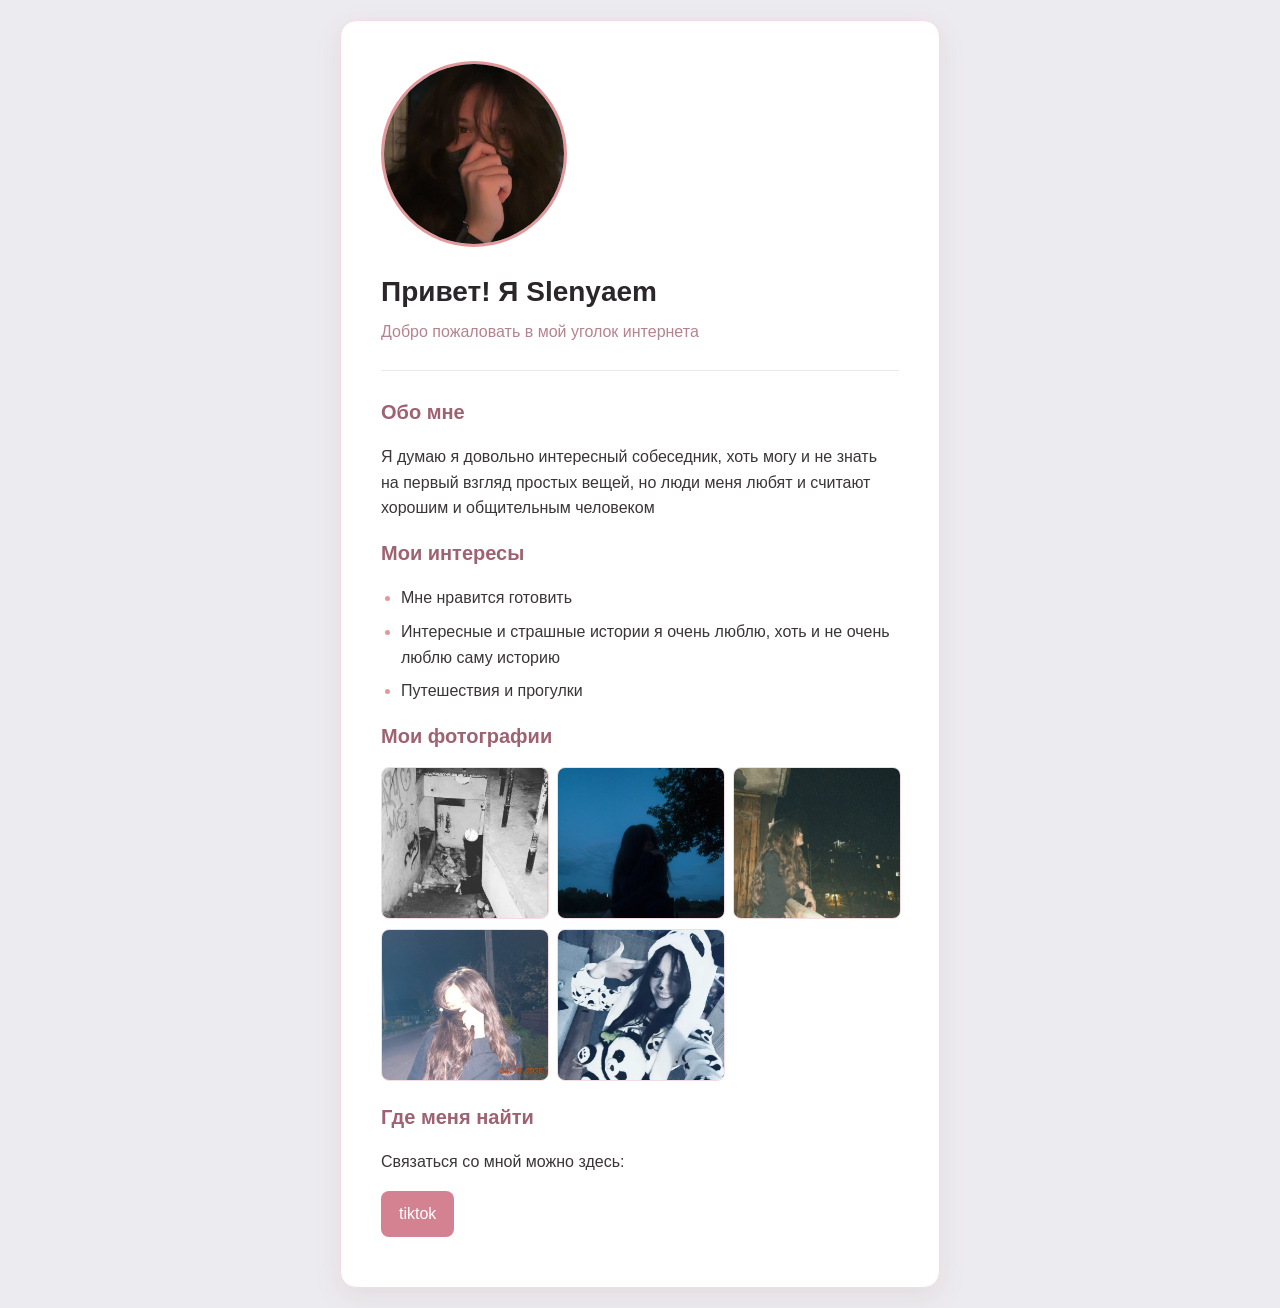
<file: index.html>
<!DOCTYPE html>
<html lang="ru">
<head>
    <meta charset="UTF-8">
    <meta name="viewport" content="width=device-width, initial-scale=1.0">
    <title>Моя личная страница</title>
    <link rel="stylesheet" href="style.css">
</head>
<body>

    <div class="card">
        <img src="avatar.jpg" alt="я" class="avatar">

        <h1>Привет! Я Slenyaem</h1>
        <p class="subtitle">Добро пожаловать в мой уголок интернета</p>
        
        <hr>

        <h2>Обо мне</h2>
        <p>Я думаю я довольно интересный собеседник, хоть могу и не знать на первый взгляд простых вещей, но люди меня любят и считают хорошим и общительным человеком</p>

        <h2>Мои интересы</h2>
        <ul>
            <li>Мне нравится готовить</li>
            <li>Интересные и страшные истории я очень люблю, хоть и не очень люблю саму историю</li>
            <li>Путешествия и прогулки</li>
        </ul>

        <h2>Мои фотографии</h2>
        <div class="gallery">
            <img src="photo1.jpg" alt="Первое фото">
            <img src="photo2.jpg" alt="Второе фото">
            <img src="photo3.jpg" alt="Третье фото">
			<img src="photo4.jpg" alt="Четвертое фото">
			<img src="photo5.jpg" alt="Пятое фото">
        </div>

        <h2>Где меня найти</h2>
        <p>Связаться со мной можно здесь:</p>
        <div class="links">
            <a href="https://www.tiktok.com/@slenyaemsleep?is_from_webapp=1&sender_device=pc" target="_blank">tiktok</a>
            
        </div>
    </div>

</body>
</html>
</file>
<file: style.css>
body {
    font-family: -apple-system, BlinkMacSystemFont, "Segoe UI", Roboto, sans-serif;
    background-color: #ecebef;
    color: #3a3538;
    line-height: 1.6;
    margin: 0;
    padding: 20px;
    display: flex;
    justify-content: center;
    align-items: center;
    min-height: 100vh;
}

.card {
    background: #ffffff;
    max-width: 600px;
    width: 100%;
    padding: 40px;
    border-radius: 16px;
    box-shadow: 0 8px 25px rgba(181, 131, 141, 0.15);
    border: 1px solid #f2dce0;
    box-sizing: border-box;
}

.avatar {
    width: 180px;
    height: 180px;
    border-radius: 50%;
    object-fit: cover;
    margin-bottom: 15px;
    border: 3px solid #e5989b;
}

h1 {
    margin-top: 0;
    margin-bottom: 5px;
    color: #2b2629;
    font-size: 28px;
}

.subtitle {
    color: #b5838d;
    font-weight: 500;
    margin-top: 0;
    font-size: 16px;
}

hr {
    border: none;
    border-top: 1px solid #f0e6e8;
    margin: 25px 0;
}

h2 {
    font-size: 20px;
    color: #9e6270;
    margin-bottom: 10px;
}

ul {
    padding-left: 20px;
}

li {
    margin-bottom: 8px;
}

li::marker {
    color: #e5989b;
}

.gallery {
    display: grid;
    grid-template-columns: repeat(3, 1fr);
    gap: 10px;
    margin-top: 15px;
    margin-bottom: 20px;
}

.gallery img {
    width: 100%;
    height: 150px;
    object-fit: cover;
    border-radius: 8px;
    border: 1px solid #f2dce0;
}

.links {
    margin-top: 15px;
}

.links a {
    display: inline-block;
    text-decoration: none;
    background-color: #d48292;
    color: #ffffff;
    padding: 10px 18px;
    border-radius: 8px;
    margin-right: 10px;
    margin-bottom: 10px;
    font-weight: 500;
    transition: background-color 0.2s;
}

.links a:hover {
    background-color: #b56576;
</file>
